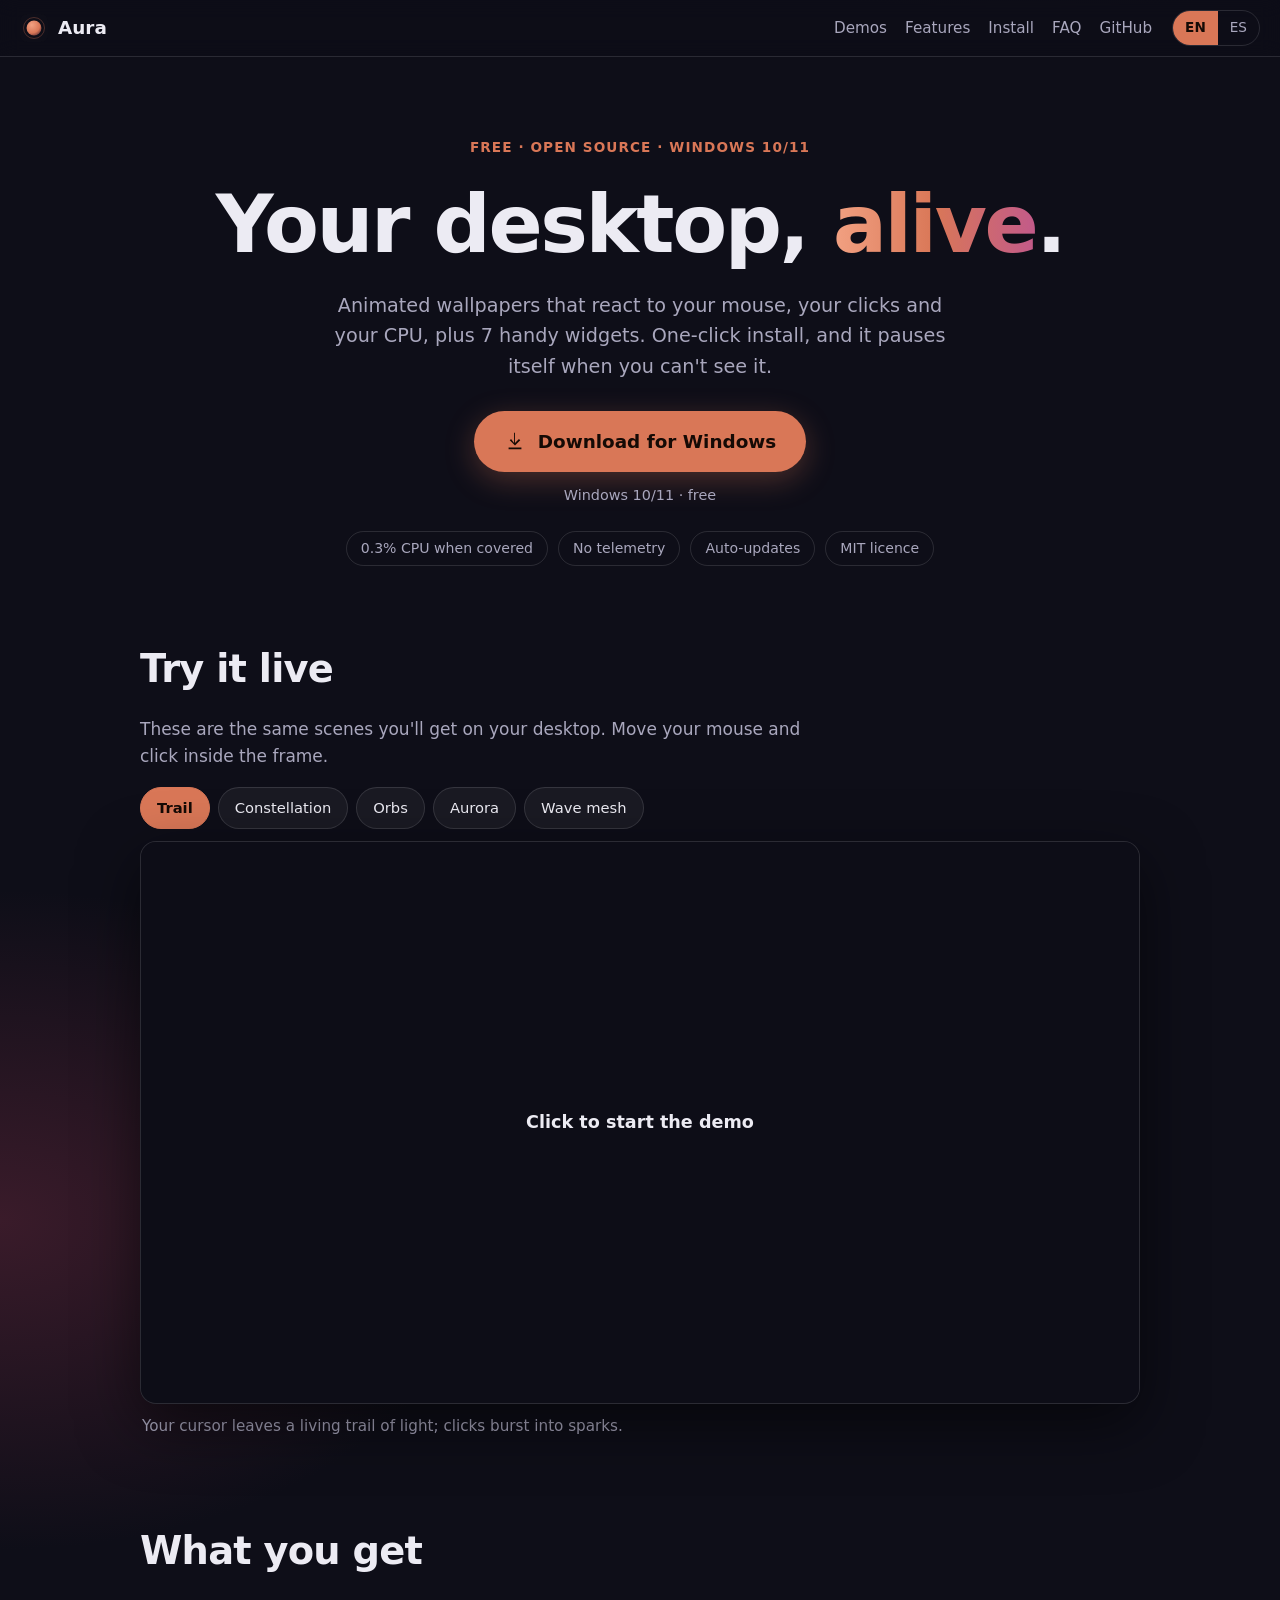
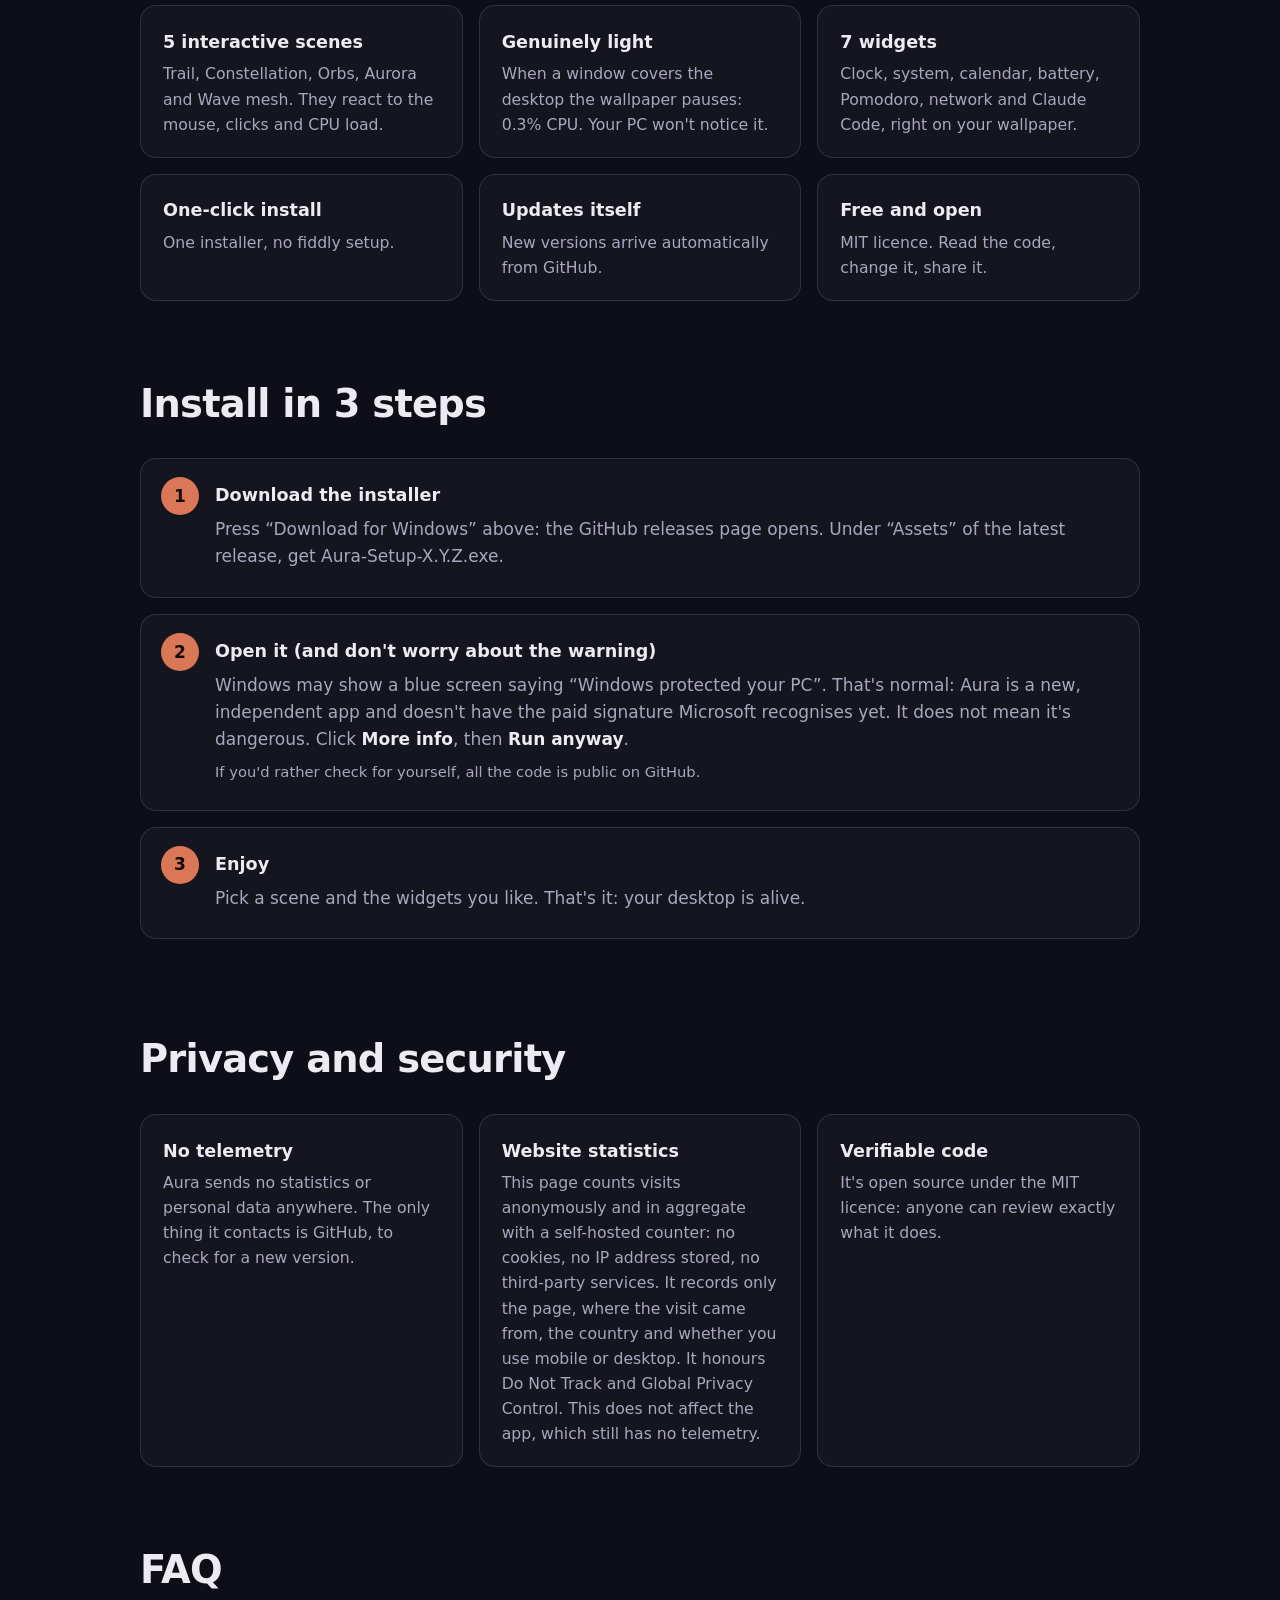
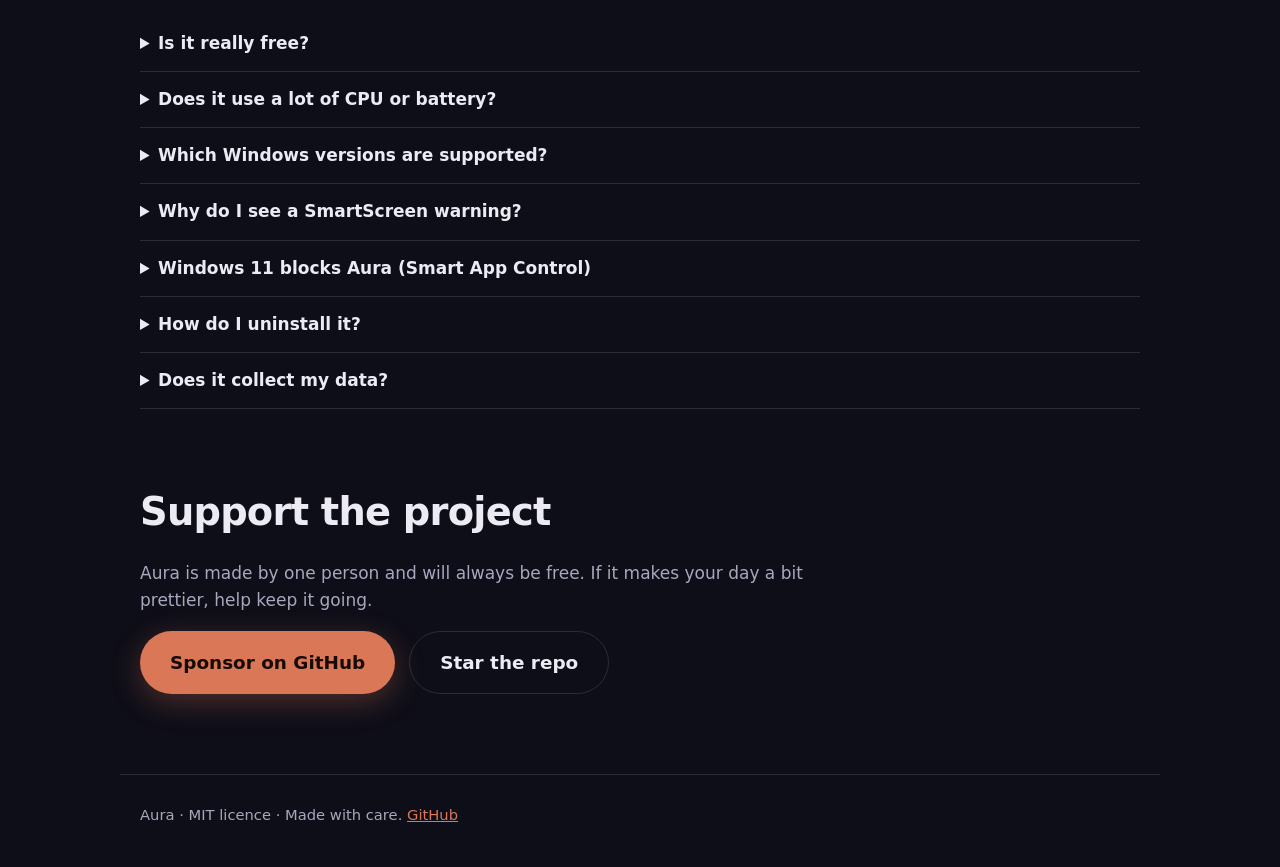
<file: site/index.html>
<!doctype html>
<html lang="en">
<head>
<meta charset="utf-8">
<meta name="viewport" content="width=device-width,initial-scale=1">
<title>Aura – Animated, interactive wallpapers for Windows</title>
<meta name="description" content="Free, open-source animated desktop wallpapers and 7 widgets for Windows 10/11. One-click installer, no telemetry, pauses when a window covers the desktop (0.3% CPU).">
<meta name="theme-color" content="#0e0e18">
<link rel="canonical" href="https://aura.balmacefa.com/">
<link rel="icon" href="assets/favicon.svg" type="image/svg+xml">
<meta property="og:type" content="website">
<meta property="og:title" content="Aura – Animated, interactive wallpapers for Windows">
<meta property="og:description" content="Free and open source. 5 interactive scenes + 7 widgets. No telemetry.">
<meta property="og:url" content="https://aura.balmacefa.com/">
<meta property="og:image" content="https://aura.balmacefa.com/assets/social-preview.png">
<meta name="twitter:card" content="summary_large_image">
<meta name="twitter:title" content="Aura – Animated, interactive wallpapers for Windows">
<meta name="twitter:description" content="Free and open source. 5 interactive scenes + 7 widgets. No telemetry.">
<meta name="twitter:image" content="https://aura.balmacefa.com/assets/social-preview.png">
<link rel="stylesheet" href="css/style.css">
<script type="application/ld+json">
{"@context":"https://schema.org","@type":"SoftwareApplication","name":"Aura","applicationCategory":"MultimediaApplication","operatingSystem":"Windows 10, Windows 11","description":"Free, open-source animated and interactive desktop wallpapers plus 7 widgets for Windows.","url":"https://aura.balmacefa.com/","downloadUrl":"https://github.com/balmacefa/aura-desktop/releases/latest","license":"https://opensource.org/licenses/MIT","isAccessibleForFree":true,"offers":{"@type":"Offer","price":"0","priceCurrency":"USD"},"author":{"@type":"Person","name":"balmacefa","url":"https://github.com/balmacefa"}}
</script>
</head>
<body>
<a class="skip" href="#main" data-es="Saltar al contenido">Skip to content</a>
<header class="top">
  <a class="brand" href="#top" aria-label="Aura"><img src="assets/favicon.svg" alt="" width="28" height="28"><span>Aura</span></a>
  <nav aria-label="Main">
    <a href="#demos" data-es="Demos">Demos</a>
    <a href="#features" data-es="Características">Features</a>
    <a href="#install" data-es="Instalar">Install</a>
    <a href="#faq">FAQ</a>
    <a href="https://github.com/balmacefa/aura-desktop" rel="noopener">GitHub</a>
  </nav>
  <div class="lang" role="group" aria-label="Language">
    <button type="button" data-lang="en" aria-pressed="true">EN</button>
    <button type="button" data-lang="es" aria-pressed="false">ES</button>
  </div>
</header>

<main id="main">
<section class="hero" id="top">
  <p class="eyebrow" data-es="Gratis · Código abierto · Windows 10/11">Free · Open source · Windows 10/11</p>
  <h1 data-es="Tu escritorio, <em>vivo</em>.">Your desktop, <em>alive</em>.</h1>
  <p class="lead" data-es="Fondos animados que reaccionan a tu ratón, a tus clics y a tu procesador, más 7 widgets útiles. Se instala con un clic y se pausa solo cuando no lo ves.">Animated wallpapers that react to your mouse, your clicks and your CPU, plus 7 handy widgets. One-click install, and it pauses itself when you can't see it.</p>
  <div class="cta">
    <a class="btn" id="dl" href="https://github.com/balmacefa/aura-desktop/releases" rel="noopener">
      <svg width="22" height="22" viewBox="0 0 24 24" aria-hidden="true"><path fill="currentColor" d="M12 3v11.2l4.3-4.3 1.4 1.4L12 17 6.3 11.3l1.4-1.4L11 14.2V3zM5 19h14v2H5z"/></svg>
      <span id="dl-text" data-es="Descargar para Windows">Download for Windows</span>
    </a>
    <p class="meta" id="dl-meta" aria-live="polite"></p>
  </div>
  <ul class="chips">
    <li data-es="0,3 % de CPU con una ventana encima">0.3% CPU when covered</li>
    <li data-es="Sin telemetría">No telemetry</li>
    <li data-es="Se actualiza solo">Auto-updates</li>
    <li data-es="Licencia MIT">MIT licence</li>
  </ul>
</section>

<section id="demos">
  <h2 data-es="Pruébalo ahora, en vivo">Try it live</h2>
  <p class="sub" data-es="Son las mismas escenas que verás en tu escritorio. Mueve el ratón y haz clic dentro del recuadro.">These are the same scenes you'll get on your desktop. Move your mouse and click inside the frame.</p>
  <div class="demo">
    <div class="tabs" role="tablist" aria-label="Scenes" id="tabs"></div>
    <div class="stage" id="stage">
      <iframe id="frame" title="Aura scene" loading="lazy" tabindex="-1"></iframe>
      <button type="button" class="play" id="play" data-es="Pulsa para activar la demo">Click to start the demo</button>
    </div>
    <p class="scene-desc" id="scene-desc" aria-live="polite"></p>
  </div>
</section>

<section id="features">
  <h2 data-es="Qué incluye">What you get</h2>
  <div class="grid">
    <article><h3 data-es="5 escenas interactivas">5 interactive scenes</h3><p data-es="Estela, Constelación, Orbes, Aurora boreal y Malla de olas. Reaccionan al ratón, a los clics y a la carga de la CPU.">Trail, Constellation, Orbs, Aurora and Wave mesh. They react to the mouse, clicks and CPU load.</p></article>
    <article><h3 data-es="Ligero de verdad">Genuinely light</h3><p data-es="Cuando una ventana tapa el escritorio, el fondo se pausa: 0,3 % de CPU. Tu equipo no lo nota.">When a window covers the desktop the wallpaper pauses: 0.3% CPU. Your PC won't notice it.</p></article>
    <article><h3 data-es="7 widgets">7 widgets</h3><p data-es="Reloj, sistema, calendario, batería, Pomodoro, red y Claude Code, directamente sobre tu fondo.">Clock, system, calendar, battery, Pomodoro, network and Claude Code, right on your wallpaper.</p></article>
    <article><h3 data-es="Instalación de un clic">One-click install</h3><p data-es="Un instalador, sin configuraciones raras ni permisos de administrador complicados.">One installer, no fiddly setup.</p></article>
    <article><h3 data-es="Se actualiza solo">Updates itself</h3><p data-es="Las novedades llegan automáticamente desde GitHub.">New versions arrive automatically from GitHub.</p></article>
    <article><h3 data-es="Abierto y gratis">Free and open</h3><p data-es="Licencia MIT. Puedes leer el código, modificarlo y compartirlo.">MIT licence. Read the code, change it, share it.</p></article>
  </div>
</section>

<section id="install">
  <h2 data-es="Instalar en 3 pasos">Install in 3 steps</h2>
  <ol class="steps">
    <li><h3 data-es="Descarga el instalador">Download the installer</h3><p data-es="Pulsa «Descargar para Windows» arriba: se abre la página de versiones en GitHub. En «Assets» de la última versión, baja Aura-Setup-X.Y.Z.exe.">Press “Download for Windows” above: the GitHub releases page opens. Under “Assets” of the latest release, get Aura-Setup-X.Y.Z.exe.</p></li>
    <li><h3 data-es="Ábrelo (y no te asustes con el aviso)">Open it (and don't worry about the warning)</h3>
      <p data-es="Windows puede mostrar una pantalla azul que dice «Windows protegió su PC». Es normal: Aura es un programa nuevo e independiente y aún no tiene la firma de pago que Microsoft reconoce. No significa que sea peligroso. Haz clic en <strong>Más información</strong> y después en <strong>Ejecutar de todas formas</strong>.">Windows may show a blue screen saying “Windows protected your PC”. That's normal: Aura is a new, independent app and doesn't have the paid signature Microsoft recognises yet. It does not mean it's dangerous. Click <strong>More info</strong>, then <strong>Run anyway</strong>.</p>
      <p class="note" data-es="Si prefieres comprobarlo tú mismo, todo el código está público en GitHub.">If you'd rather check for yourself, all the code is public on GitHub.</p></li>
    <li><h3 data-es="Disfruta">Enjoy</h3><p data-es="Elige una escena y los widgets que quieras. Listo: tu escritorio ya está vivo.">Pick a scene and the widgets you like. That's it: your desktop is alive.</p></li>
  </ol>
</section>

<section id="privacy">
  <h2 data-es="Privacidad y seguridad">Privacy and security</h2>
  <div class="grid two">
    <article><h3 data-es="Sin telemetría">No telemetry</h3><p data-es="Aura no envía estadísticas ni datos tuyos a ningún sitio. Lo único que consulta es GitHub, para saber si hay una versión nueva.">Aura sends no statistics or personal data anywhere. The only thing it contacts is GitHub, to check for a new version.</p></article>
    <article><h3 data-es="Estadísticas de esta web">Website statistics</h3><p data-es="Esta página cuenta visitas de forma anónima y agregada, con un contador propio: sin cookies, sin guardar tu IP, sin servicios de terceros. Registra solo la página, la fuente de la visita, el país y si usas móvil u ordenador. Respeta «No rastrear» y Global Privacy Control. No afecta a la aplicación, que sigue sin telemetría.">This page counts visits anonymously and in aggregate with a self-hosted counter: no cookies, no IP address stored, no third-party services. It records only the page, where the visit came from, the country and whether you use mobile or desktop. It honours Do Not Track and Global Privacy Control. This does not affect the app, which still has no telemetry.</p></article>
    <article><h3 data-es="Código verificable">Verifiable code</h3><p data-es="Es de código abierto bajo licencia MIT: cualquiera puede revisar exactamente qué hace.">It's open source under the MIT licence: anyone can review exactly what it does.</p></article>
  </div>
</section>

<section id="faq">
  <h2>FAQ</h2>
  <details><summary data-es="¿Es gratis de verdad?">Is it really free?</summary><p data-es="Sí. Sin anuncios, sin versión de pago y sin cuenta. Si te gusta, puedes apoyar el proyecto (abajo).">Yes. No ads, no paid tier, no account. If you like it you can support the project (below).</p></details>
  <details><summary data-es="¿Gasta mucha batería o CPU?">Does it use a lot of CPU or battery?</summary><p data-es="No. Cuando una ventana cubre el escritorio, el fondo se pausa y consume alrededor de un 0,3 % de CPU.">No. When a window covers the desktop the wallpaper pauses and uses about 0.3% CPU.</p></details>
  <details><summary data-es="¿Qué versiones de Windows admite?">Which Windows versions are supported?</summary><p data-es="Windows 10 y Windows 11.">Windows 10 and Windows 11.</p></details>
  <details><summary data-es="¿Por qué me sale el aviso de SmartScreen?">Why do I see a SmartScreen warning?</summary><p data-es="Porque el instalador no está firmado con un certificado de pago y Windows desconfía de lo poco conocido. Haz clic en «Más información» y luego en «Ejecutar de todas formas».">Because the installer isn't signed with a paid certificate and Windows is wary of little-known apps. Click “More info”, then “Run anyway”.</p></details>
  <details id="smart-app-control"><summary data-es="Windows 11 bloquea Aura (Smart App Control)">Windows 11 blocks Aura (Smart App Control)</summary><p data-es="Si tu Windows 11 tiene activado Smart App Control, bloquea cualquier programa sin firma digital y, a diferencia de SmartScreen, no ofrece «Ejecutar de todas formas». Aura aún no está firmada, así que puede bloquearla. Tienes dos opciones: esperar a que firmemos el instalador (está pendiente) o desactivar Smart App Control en Seguridad de Windows › Control de aplicaciones y del navegador. Ojo: una vez desactivado, Windows no permite volver a activarlo sin reinstalarse. Si no quieres desactivarlo, no instales Aura todavía. Puedes comprobar la descarga con el archivo SHA256SUMS.txt de cada versión.">If Smart App Control is on in your Windows 11, it blocks any program without a digital signature and, unlike SmartScreen, offers no “Run anyway”. Aura is not signed yet, so it may be blocked. You have two options: wait until we sign the installer (it is pending) or turn Smart App Control off in Windows Security › App &amp; browser control. Note: once turned off, Windows won't let you turn it back on without reinstalling. If you'd rather not turn it off, don't install Aura yet. You can verify the download with the SHA256SUMS.txt file of each release.</p></details>
  <details><summary data-es="¿Cómo lo desinstalo?">How do I uninstall it?</summary><p data-es="Desde Configuración de Windows, Aplicaciones, como cualquier otro programa.">From Windows Settings, Apps, like any other program.</p></details>
  <details><summary data-es="¿Recopila mis datos?">Does it collect my data?</summary><p data-es="La aplicación no: no hay telemetría de ningún tipo. Este sitio web solo cuenta visitas anónimas (ver «Estadísticas de esta web»).">The app doesn't: there is no telemetry of any kind. This website only counts anonymous visits (see “Website statistics”).</p></details>
</section>

<section id="support">
  <h2 data-es="Apoya el proyecto">Support the project</h2>
  <p class="sub" data-es="Aura es obra de una sola persona y siempre será gratis. Si te hace la vida un poco más bonita, ayúdame a mantenerlo.">Aura is made by one person and will always be free. If it makes your day a bit prettier, help keep it going.</p>
  <div class="cta row">
    <a class="btn" href="https://github.com/sponsors/balmacefa" rel="noopener" data-es="Patrocinar en GitHub">Sponsor on GitHub</a>
    <a class="btn ghost" href="https://github.com/balmacefa/aura-desktop" rel="noopener" data-es="Dar una estrella al repo">Star the repo</a>
  </div>
</section>
</main>

<footer>
  <p><span data-es="Aura · Licencia MIT · Hecho con cariño.">Aura · MIT licence · Made with care.</span> <a href="https://github.com/balmacefa/aura-desktop" rel="noopener">GitHub</a></p>
</footer>
<script src="js/main.js" defer></script>
</body>
</html>
</file>
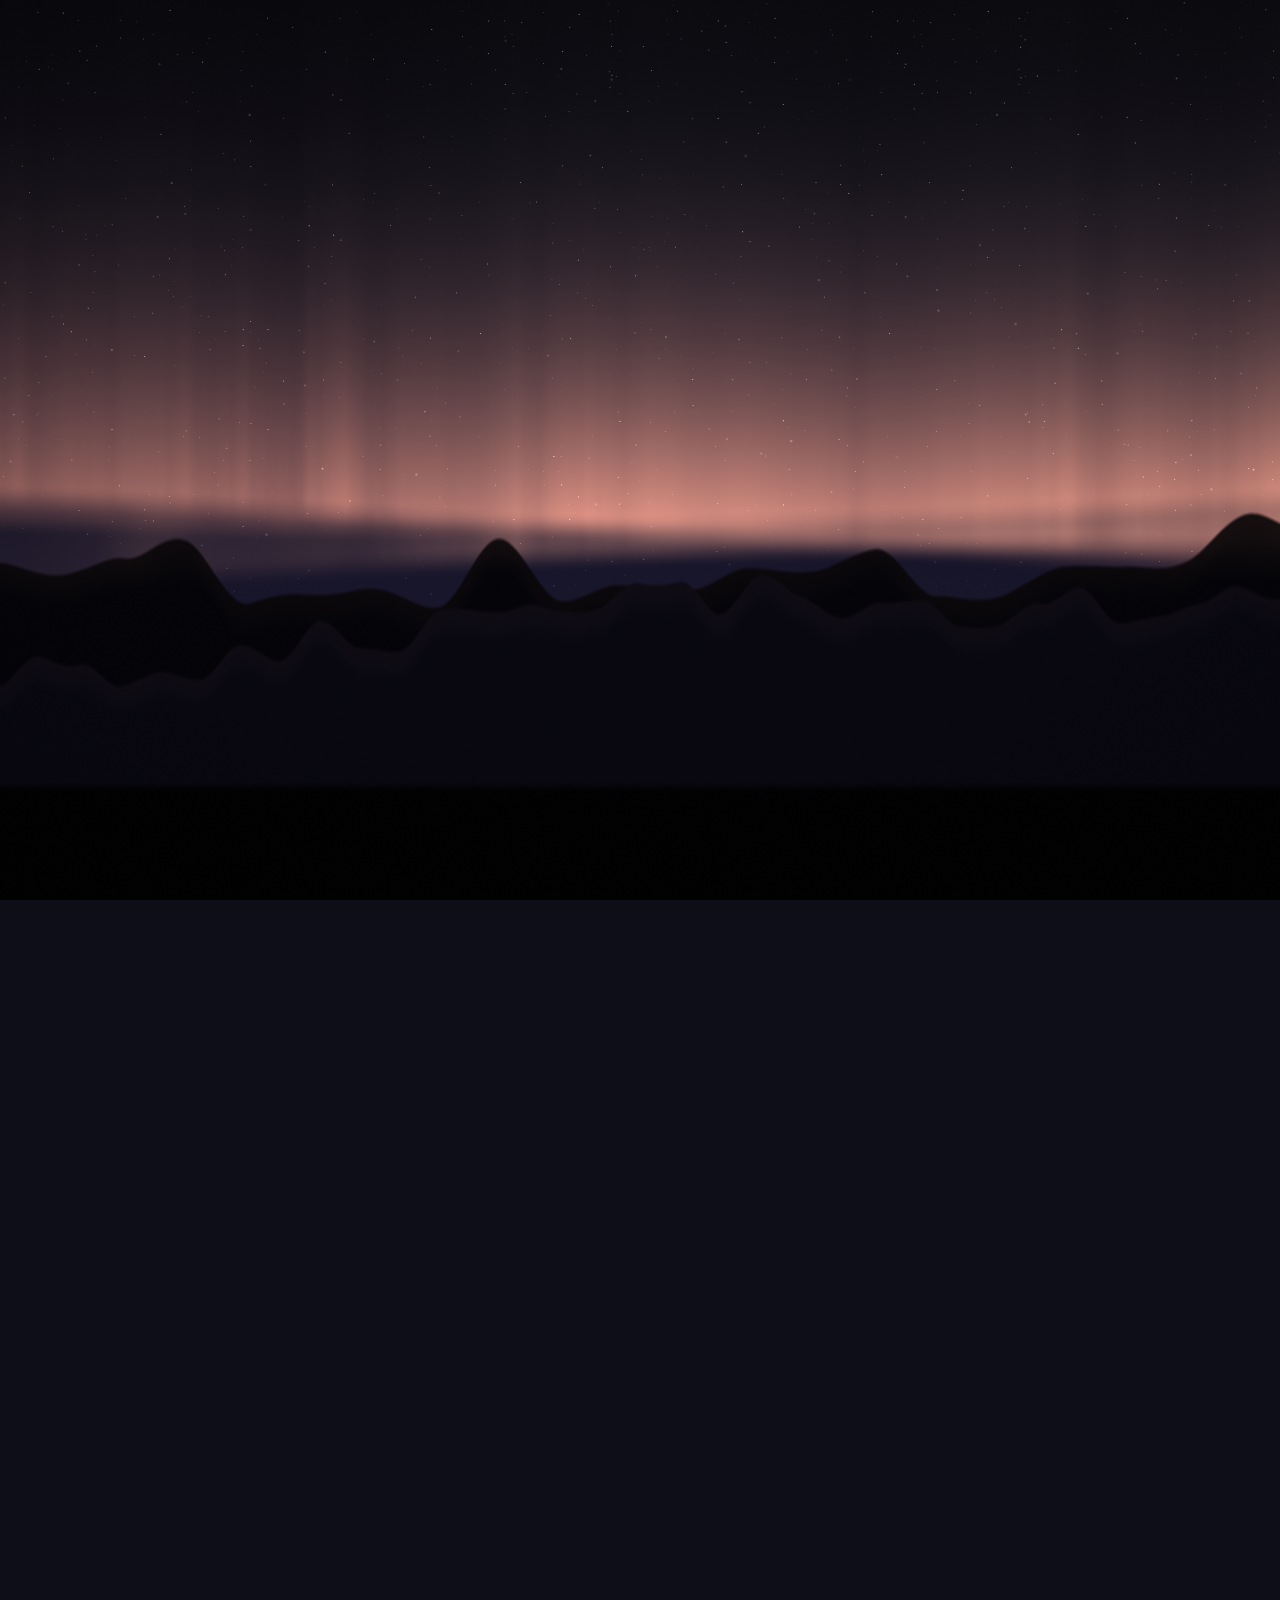
<file: site/demo/scenes/aurora.html>
<!doctype html><meta charset="utf-8"><title>Aura demo</title><meta name="viewport" content="width=device-width,initial-scale=1">
<!-- Aurora: cortinas de luz (fbm en shader) sobre cielo estrellado y montañas. El cursor da parallax e inclina la aurora; el clic lanza una ráfaga que recorre las cortinas; CPU = intensidad y velocidad; de noche más estrellas y más viva. -->
<script src="../lib/aura.js"></script>
<script>
const c = (document.body || document.documentElement).appendChild(document.createElement('canvas'));
const gl = c.getContext('webgl', { antialias: false, alpha: false, powerPreference: 'high-performance' });
const VS = 'attribute vec2 p;void main(){gl_Position=vec4(p,0.,1.);}';
const FS = `precision highp float;
uniform vec2 R;uniform float T,CPU,NIGHT,BT;uniform vec2 M;uniform vec3 C0,C1,C2,C3;uniform float BX;
float h21(vec2 p){p=fract(p*vec2(123.34,456.21));p+=dot(p,p+45.32);return fract(p.x*p.y);}
float n2(vec2 p){vec2 i=floor(p),f=fract(p);f=f*f*(3.-2.*f);
  return mix(mix(h21(i),h21(i+vec2(1,0)),f.x),mix(h21(i+vec2(0,1)),h21(i+vec2(1,1)),f.x),f.y);}
float fbm(vec2 p){float a=.5,s=0.;for(int i=0;i<4;i++){s+=a*n2(p);p=p*2.03+vec2(7.1,3.7);a*=.5;}return s;}
float ridge(float x,float seed){return fbm(vec2(x,seed))*.8+.2*n2(vec2(x*9.,seed));}
vec3 stars(vec2 uv,float asp,float dens){
  vec3 col=vec3(0.);
  for(int l=0;l<2;l++){
    float sc=l==0?60.:110.;
    vec2 g=uv*vec2(sc*asp,sc),id=floor(g),f=fract(g)-.5;
    float r=h21(id+float(l)*17.),r2=h21(id+31.7);
    if(r>dens*(l==0?.14:.3))continue;
    vec2 o=(vec2(r2,h21(id+9.1))-.5)*.6;
    float d=length(f-o);
    float tw=.55+.45*sin(T*(1.5+r2*4.)+r*60.);
    float s=smoothstep(.09+.05*r2,0.,d)*tw*(.5+r2);
    col+=s*mix(vec3(.8,.9,1.),vec3(1.,.9,.75),h21(id+3.3));
  }
  return col;
}
void main(){
  vec2 uv=gl_FragCoord.xy/R;float asp=R.x/R.y;
  vec2 m=(M-.5)*vec2(1.,-1.);               // cursor, y arriba
  float hor=.24;
  float inten=.55+.45*NIGHT;                // de día, tenue
  inten*=.8+.5*CPU;
  float sp=.35+CPU*.9;
  float tt=T*sp;
  // cielo
  vec3 top=mix(C0,vec3(0.),.55),low=mix(C0,C2,.65);
  vec3 sky=mix(low,top,smoothstep(hor,1.,uv.y));
  sky=mix(sky,sky*.45+C0*.2,NIGHT*.6);
  sky+=C1*.05*exp(-abs(uv.y-hor)*5.)*(.3+.7*NIGHT);
  float dens=.25+.75*NIGHT;
  vec2 suv=uv+m*vec2(.006,.004);
  col_stars:;
  vec3 col=sky+stars(suv,asp,dens)*smoothstep(hor-.02,hor+.25,uv.y)*(.25+.75*NIGHT);
  // aurora: 3 capas de cortinas
  vec3 au=vec3(0.);
  float up=max(uv.y-hor,0.);
  for(int i=0;i<3;i++){
    float fi=float(i),depth=.4+fi*.3;
    float x=uv.x*asp;
    x+=m.x*depth*.35;                                       // parallax
    x+=m.x*up*(1.6+fi*.4);                                  // inclinación hacia el cursor
    x+=m.y*.0;
    float wob=fbm(vec2(x*.9+fi*5.3,tt*.12+fi*2.1))*1.6;
    float yb=hor+.1+fi*.06+m.y*.05*depth+.05*sin(x*1.3+tt*.3+fi*2.);
    float w=x+wob;
    float rays=fbm(vec2(w*5.+fi*11.,tt*.25+fi))*.7+fbm(vec2(w*14.,tt*.5-fi*3.))*.5;
    float body=fbm(vec2(w*1.4+fi*3.7,tt*.1+fi*9.));
    float dy=uv.y-yb;
    float vert=smoothstep(-.015,.02,dy)*exp(-max(dy,0.)*(3.2+fi*.8))*(.5+rays);
    vert*=smoothstep(.25,.65,body+.15);
    vert*=smoothstep(hor,hor+.12,uv.y);
    // ráfaga del clic: banda que viaja por las cortinas
    float bx=BX*asp,d=abs(uv.x*asp-bx)-BT*1.5*(1.+fi*.15);
    float burst=exp(-d*d*10.)*exp(-BT*.8)*step(0.,BT);
    vert*=1.+burst*3.5;
    vec3 lc=mix(C1,mix(C3,C2,.4),smoothstep(0.,.55,dy));      // base acento, cima secundaria
    lc=mix(lc,vec3(.35,1.,.7)*.6+C1*.4,.18*(1.-fi*.3));
    lc=mix(lc,vec3(1.),burst*.35);
    au+=lc*vert*(.55-fi*.1);
  }
  col+=au*inten*1.5;
  // reflejo tenue en el horizonte
  col+=au.rgb*0.0;
  // montañas (dos capas con parallax)
  for(int k=0;k<2;k++){
    float fk=float(k);
    float px=uv.x*asp+m.x*(.03+fk*.05);
    float hh=hor-.02+ridge(px*(1.6+fk*.9)+fk*13.,fk*3.+1.)*(.4-fk*.12)-.05*fk;
    float edge=smoothstep(hh+.003,hh-.003,uv.y);
    vec3 mc=mix(C0*.25,C2*.35,fk*.6+.2);
    mc+=au*.06*(1.-fk);                                      // luz de aurora sobre las crestas
    mc+=C1*.03*smoothstep(hh-.04,hh,uv.y);
    col=mix(col,mc,edge);
  }
  // suelo
  col=mix(col,C0*.12+au*.03,smoothstep(hor*.55,hor*.5,uv.y));
  col*=1.-.35*dot(uv-.5,uv-.5);
  col+=(h21(gl_FragCoord.xy+T)-.5)/255.;                    // dither
  gl_FragColor=vec4(col,1.);
}`.replace('col_stars:;', '');
const sh = (t, s) => { const o = gl.createShader(t); gl.shaderSource(o, s); gl.compileShader(o); if (!gl.getShaderParameter(o, gl.COMPILE_STATUS)) console.error(gl.getShaderInfoLog(o)); return o; };
const pr = gl.createProgram(); gl.attachShader(pr, sh(gl.VERTEX_SHADER, VS)); gl.attachShader(pr, sh(gl.FRAGMENT_SHADER, FS)); gl.linkProgram(pr); gl.useProgram(pr);
gl.bindBuffer(gl.ARRAY_BUFFER, gl.createBuffer()); gl.bufferData(gl.ARRAY_BUFFER, new Float32Array([-1, -1, 3, -1, -1, 3]), gl.STATIC_DRAW);
const loc = gl.getAttribLocation(pr, 'p'); gl.enableVertexAttribArray(loc); gl.vertexAttribPointer(loc, 2, gl.FLOAT, false, 0, 0);
const U = n => gl.getUniformLocation(pr, n);
const u = { R: U('R'), T: U('T'), CPU: U('CPU'), NIGHT: U('NIGHT'), BT: U('BT'), M: U('M'), BX: U('BX'), C0: U('C0'), C1: U('C1'), C2: U('C2'), C3: U('C3') };
[0, 1, 2, 3].forEach(i => gl.uniform3fv(u['C' + i], Aura.rgb(i).map(v => v / 255)));
let scale = 1, ft = 0, nf = 0, bt = -1, bx = .5, W = 0, H = 0;
Aura.onFrame((dt, s) => {
  // resolución adaptativa: si baja de ~50 fps, reduce; si sobra, sube
  ft += dt; nf++;
  if (ft > 1) { const fps = nf / ft; ft = 0; nf = 0; if (fps < 50 && scale > .35) scale -= .15; else if (fps > 58 && scale < 1) scale = Math.min(1, scale + .05); }
  const w = Math.max(2, Math.round(s.w * scale)), h = Math.max(2, Math.round(s.h * scale));
  if (w !== W || h !== H) { c.width = W = w; c.height = H = h; gl.viewport(0, 0, w, h); }
  if (s.clicked) { bt = 0; bx = s.x; } else if (bt >= 0) { bt += dt * (.6 + s.cpu); if (bt > 4) bt = -1; }
  gl.uniform2f(u.R, w, h); gl.uniform1f(u.T, s.t); gl.uniform1f(u.CPU, s.cpu); gl.uniform1f(u.NIGHT, s.night);
  gl.uniform1f(u.BT, bt); gl.uniform1f(u.BX, bx); gl.uniform2f(u.M, s.sx, s.sy);
  gl.drawArrays(gl.TRIANGLES, 0, 3);
});
</script>
</file>
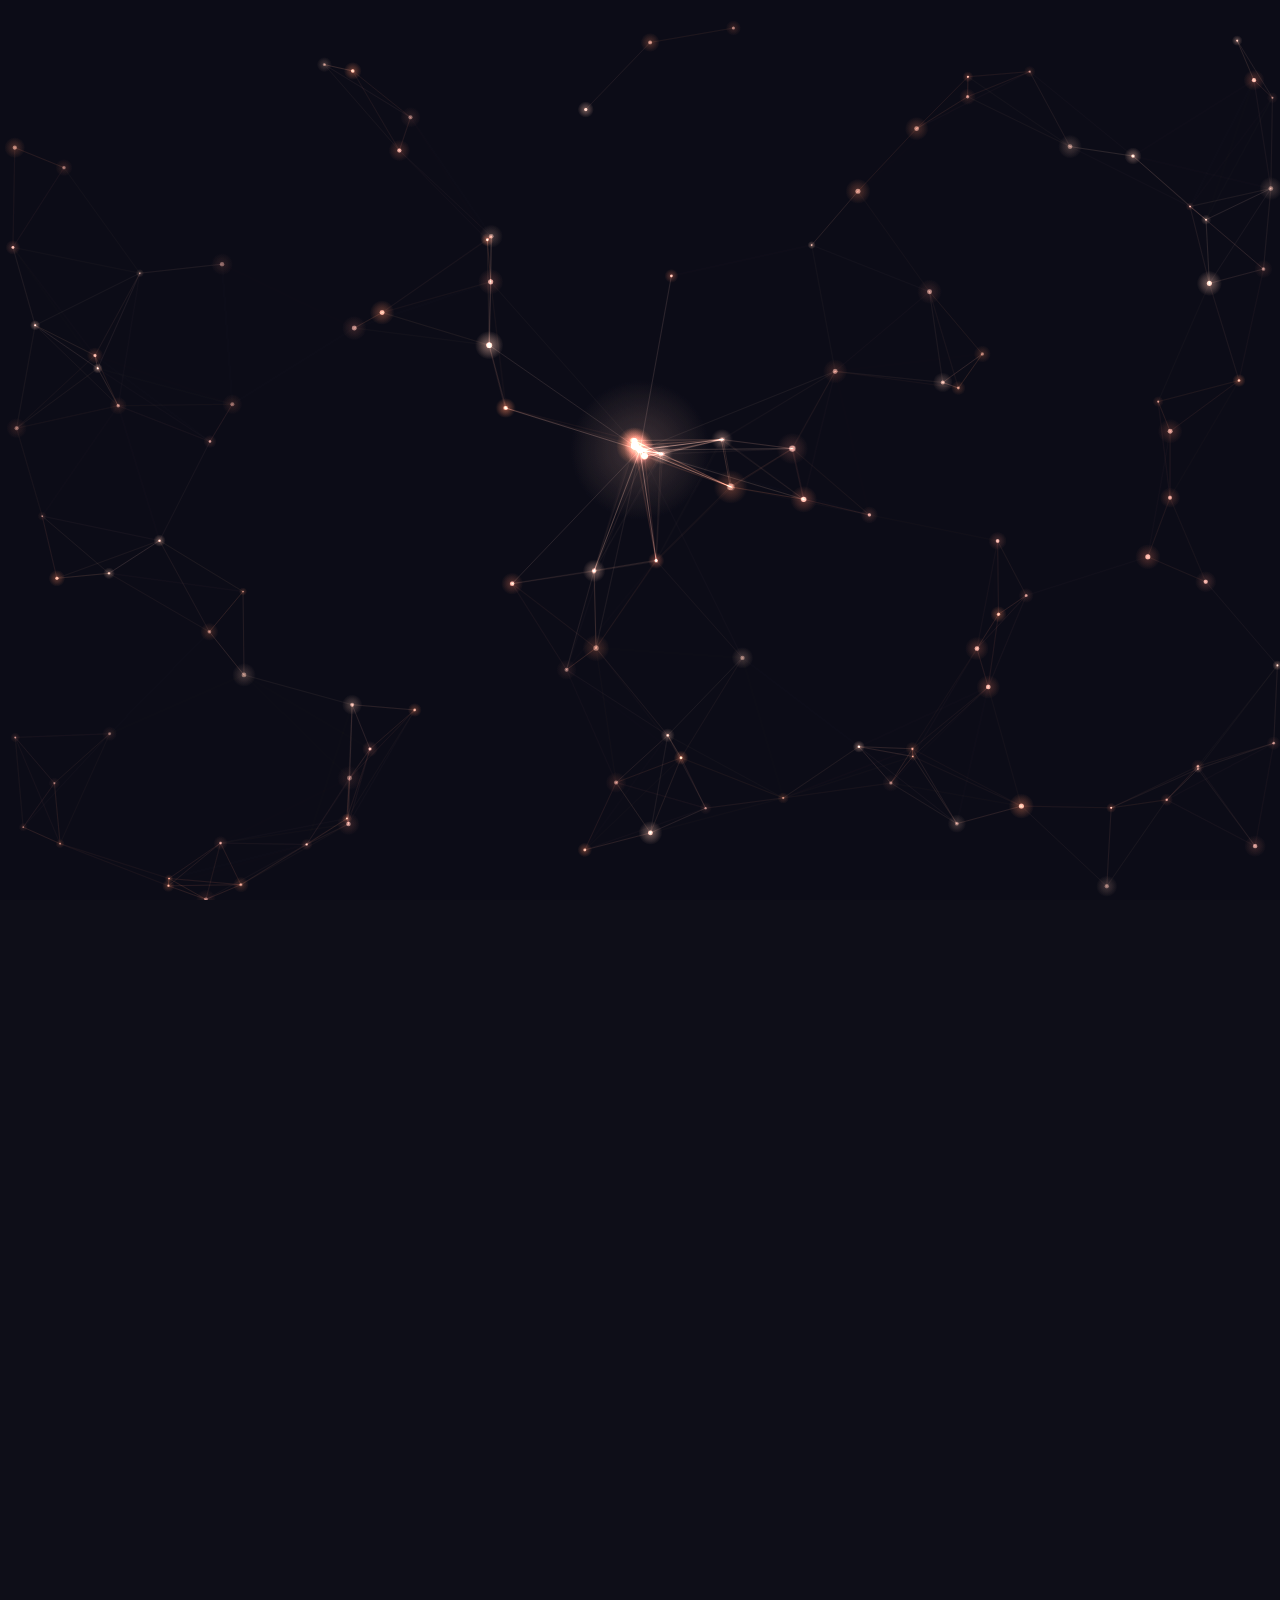
<file: site/demo/scenes/constelacion.html>
<!doctype html><meta charset="utf-8"><title>Aura demo</title><meta name="viewport" content="width=device-width,initial-scale=1">
<!-- Constelación: ~120 nodos derivan y se unen con líneas finas si están cerca; el cursor los atrae y teje un halo de enlaces; el clic lanza una onda de choque; la CPU acelera la deriva; de noche brillan más. -->
<script src="../lib/aura.js"></script>
<script>
const c = Aura.canvas(), g = c.getContext('2d'), N = 120, bg = Aura.rgb(0), A = Aura.rgb(1);
const cols = [A, Aura.mix(A, [255, 255, 255], .45), Aura.mix(Aura.rgb(2), A, .55), Aura.mix(Aura.rgb(3), A, .6)];
const nodes = [], waves = [];
for (let i = 0; i < N; i++) nodes.push({ x: Math.random(), y: Math.random(), vx: (Math.random() - .5) * .02, vy: (Math.random() - .5) * .02,
  r: .8 + Math.random() * 1.8, col: cols[i % 4], ph: Math.random() * 6.283 });
Aura.onFrame((dt, s) => {
  const W = c.width, H = c.height, D = s.dpr, speed = 1 + s.cpu * 3, glow = .6 + .6 * s.night;
  const mx = s.sx * W, my = s.sy * H, link = 150 * D, curR = 240 * D;
  g.globalCompositeOperation = 'source-over';
  g.fillStyle = Aura.css(Aura.mix(bg, [0, 0, 0], .2 * s.night), .35); g.fillRect(0, 0, W, H);
  if (s.clicked) waves.push({ x: mx, y: my, t: 0 });
  for (let i = waves.length - 1; i >= 0; i--) { waves[i].t += dt; if (waves[i].t > 1.4) waves.splice(i, 1); }
  const P = nodes.map(n => {
    n.vx += (Math.random() - .5) * .01 * speed * dt; n.vy += (Math.random() - .5) * .01 * speed * dt;
    let x = n.x * W, y = n.y * H, dx = mx - x, dy = my - y, d = Math.hypot(dx, dy) + 1e-3;
    if (d < curR) { const k = (1 - d / curR); const f = (d > 60 * D ? 1 : d / (60 * D)) * k * .5 * dt / W; n.vx += dx * f * W / d * .4; n.vy += dy * f * H / d * .4; }
    for (const w of waves) { const wx = x - w.x, wy = y - w.y, wd = Math.hypot(wx, wy) + 1e-3, rad = w.t * 900 * D, band = 90 * D;
      const e = Math.abs(wd - rad); if (e < band) { const f = (1 - e / band) * (1 - w.t / 1.4) * 1.6 * dt; n.vx += wx / wd * f * W / W * .9; n.vy += wy / wd * f * H / H * .9; } }
    n.vx *= 1 - .6 * dt; n.vy *= 1 - .6 * dt;
    const sp = Math.hypot(n.vx, n.vy), base = .012 * speed; if (sp < base * .5) { n.vx += (Math.random() - .5) * .004; n.vy += (Math.random() - .5) * .004; }
    n.x += n.vx * speed * dt * (W > H ? H / W : 1) * 1; n.y += n.vy * speed * dt;
    if (n.x < -.02) n.x = 1.02; else if (n.x > 1.02) n.x = -.02; if (n.y < -.02) n.y = 1.02; else if (n.y > 1.02) n.y = -.02;
    return { x: n.x * W, y: n.y * H, n, d: Math.hypot(n.x * W - mx, n.y * H - my) };
  });
  g.globalCompositeOperation = 'lighter'; g.lineCap = 'round';
  g.lineWidth = Math.max(1, .8 * D);
  for (let i = 0; i < N; i++) for (let j = i + 1; j < N; j++) {
    const a = P[i], b = P[j], dx = a.x - b.x; if (dx > link || dx < -link) continue;
    const dy = a.y - b.y, d2 = dx * dx + dy * dy; if (d2 > link * link) continue;
    const k = 1 - Math.sqrt(d2) / link, near = Math.max(0, 1 - Math.min(a.d, b.d) / curR);
    g.strokeStyle = Aura.css(Aura.mix(a.n.col, b.n.col, .5), (.22 * k + .35 * near * k) * glow);
    g.beginPath(); g.moveTo(a.x, a.y); g.lineTo(b.x, b.y); g.stroke();
  }
  // halo de enlaces del cursor
  g.lineWidth = Math.max(1, .9 * D);
  for (const p of P) if (p.d < curR) { const k = 1 - p.d / curR;
    g.strokeStyle = Aura.css(cols[1], .5 * k * glow); g.beginPath(); g.moveTo(mx, my); g.lineTo(p.x, p.y); g.stroke(); }
  const hg = g.createRadialGradient(mx, my, 0, mx, my, 70 * D); hg.addColorStop(0, Aura.css(cols[1], .22 * glow)); hg.addColorStop(1, Aura.css(cols[1], 0));
  g.fillStyle = hg; g.beginPath(); g.arc(mx, my, 70 * D, 0, 6.283); g.fill();
  for (const w of waves) { const k = 1 - w.t / 1.4; g.strokeStyle = Aura.css(cols[1], .35 * k * glow); g.lineWidth = 1.5 * D;
    g.beginPath(); g.arc(w.x, w.y, w.t * 900 * D, 0, 6.283); g.stroke(); }
  for (const p of P) { const n = p.n, near = Math.max(0, 1 - p.d / curR), tw = .75 + .25 * Math.sin(s.t * 1.6 + n.ph), r = (n.r + near * 1.5) * D;
    const gr = g.createRadialGradient(p.x, p.y, 0, p.x, p.y, r * 5); gr.addColorStop(0, Aura.css(n.col, (.45 + .4 * near) * tw * glow)); gr.addColorStop(1, Aura.css(n.col, 0));
    g.fillStyle = gr; g.beginPath(); g.arc(p.x, p.y, r * 5, 0, 6.283); g.fill();
    g.fillStyle = Aura.css(cols[1], (.7 + .3 * near) * tw * Math.min(1, glow)); g.beginPath(); g.arc(p.x, p.y, r, 0, 6.283); g.fill(); }
});
</script>
</file>
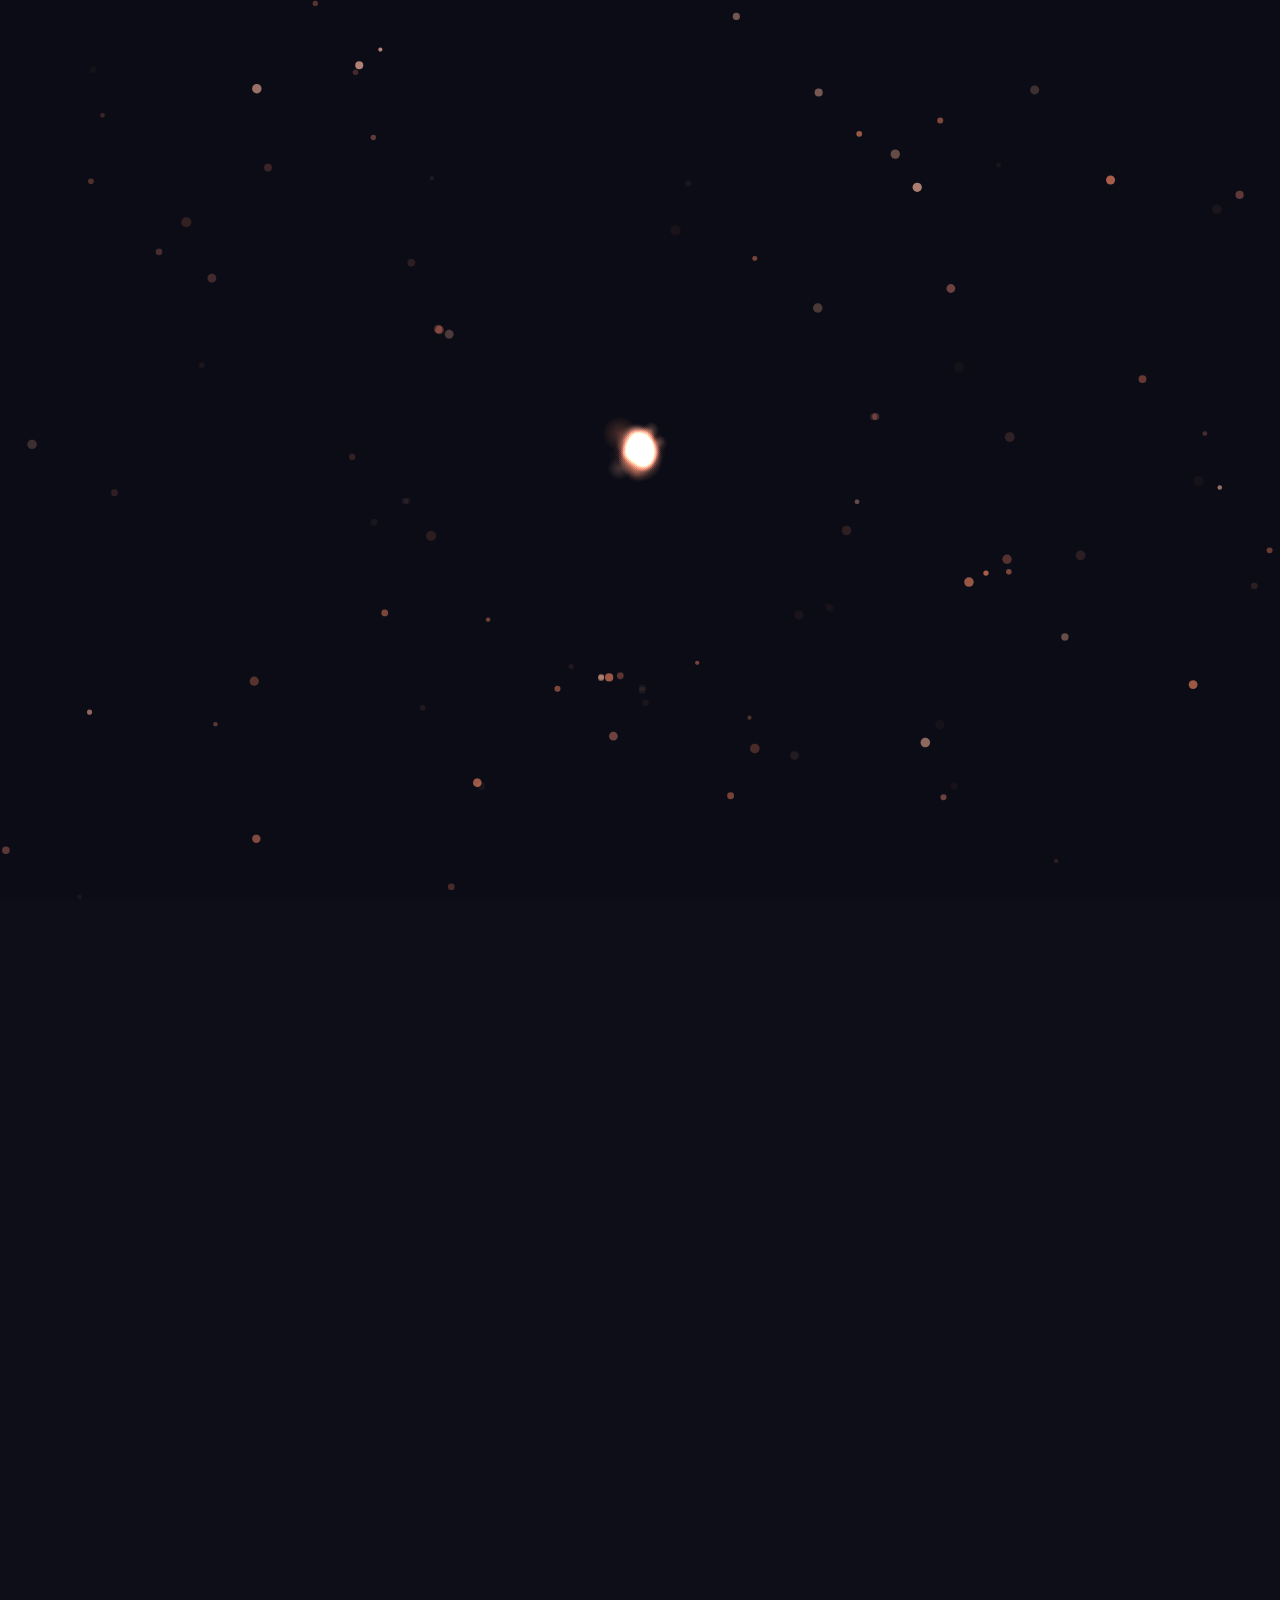
<file: site/demo/scenes/estela.html>
<!doctype html><meta charset="utf-8"><title>Aura demo</title><meta name="viewport" content="width=device-width,initial-scale=1">
<!-- Estela: el cursor deja una estela de luz viva; los clics lanzan una onda de chispas; en reposo flotan luciérnagas que se agitan con la CPU. -->
<script src="../lib/aura.js"></script>
<script>
const c = Aura.canvas(), g = c.getContext('2d'), P = [], bg = Aura.rgb(0), cols = [Aura.rgb(1), Aura.mix(Aura.rgb(1), [255, 255, 255], .35), Aura.mix(Aura.rgb(2), Aura.rgb(1), .6), Aura.mix(Aura.rgb(3), Aura.rgb(1), .7)];
const add = (x, y, vx, vy, life, size, col) => { if (P.length < 4000) P.push({ x, y, vx, vy, life, max: life, size, col }); };
for (let i = 0; i < 90; i++) add(Math.random() * c.width, Math.random() * c.height, 0, 0, 1e9, 2 + Math.random() * 3, cols[i % 4]);   // luciérnagas
let lx = null, ly = null;
Aura.onFrame((dt, s) => {
  const W = c.width, H = c.height, speed = 1 + s.cpu * 3, D = s.dpr;
  g.globalCompositeOperation = 'source-over';
  g.fillStyle = Aura.css(Aura.mix(bg, [0, 0, 0], .15 * s.night), .16 + .1 * (1 - s.night)); g.fillRect(0, 0, W, H);     // deja rastro
  const mx = s.sx * W, my = s.sy * H;
  if (lx !== null) {                                                                  // estela: partículas interpoladas entre posiciones
    const d = Math.hypot(mx - lx, my - ly), n = Math.min(40, 1 + d / (6 * D));
    for (let i = 0; i < n; i++) { const t = i / n, a = Math.random() * 6.283, v = (20 + Math.random() * 60) * D;
      add(lx + (mx - lx) * t, ly + (my - ly) * t, Math.cos(a) * v + s.vx * W * .05, Math.sin(a) * v + s.vy * H * .05, .7 + Math.random() * 1.1, (2 + Math.random() * 5) * D, cols[(Math.random() * 4) | 0]); }
  }
  lx = mx; ly = my;
  if (s.clicked) for (let i = 0; i < 140; i++) { const a = i / 140 * 6.283, v = (200 + Math.random() * 500) * D;           // onda de chispas
    add(mx, my, Math.cos(a) * v, Math.sin(a) * v, 1 + Math.random(), (2 + Math.random() * 4) * D, cols[(Math.random() * 4) | 0]); }
  if (s.down) for (let i = 0; i < 4; i++) add(mx, my, (Math.random() - .5) * 300 * D, (Math.random() - .5) * 300 * D, .6, 4 * D, cols[1]);
  g.globalCompositeOperation = 'lighter';
  for (let i = P.length - 1; i >= 0; i--) {
    const p = P[i];
    if (p.max > 1e8) {                                                                // luciérnaga: deriva, se aparta del cursor
      p.vx += (Math.random() - .5) * 40 * speed * D * dt; p.vy += (Math.random() - .5) * 40 * speed * D * dt;
      const dx = p.x - mx, dy = p.y - my, d2 = dx * dx + dy * dy, r = 220 * D; if (d2 < r * r) { const f = (1 - Math.sqrt(d2) / r) * 900 * D * dt / (Math.sqrt(d2) + 1); p.vx += dx * f; p.vy += dy * f; }
      p.vx *= .985; p.vy *= .985; p.x = (p.x + p.vx * dt + W) % W; p.y = (p.y + p.vy * dt + H) % H;
      const a = .35 + .3 * Math.sin(s.t * 2 + i); g.fillStyle = Aura.css(p.col, a * (.6 + .4 * s.night)); g.beginPath(); g.arc(p.x, p.y, p.size, 0, 6.283); g.fill(); continue;
    }
    p.life -= dt; if (p.life <= 0) { P.splice(i, 1); continue; }
    p.vx *= .96; p.vy *= .96; p.x += p.vx * dt; p.y += p.vy * dt;
    const k = p.life / p.max, r = p.size * (.3 + k);
    const gr = g.createRadialGradient(p.x, p.y, 0, p.x, p.y, r * 3); gr.addColorStop(0, Aura.css(p.col, .3 * k)); gr.addColorStop(1, Aura.css(p.col, 0));
    g.fillStyle = gr; g.beginPath(); g.arc(p.x, p.y, r * 3, 0, 6.283); g.fill();
  }
});
</script>
</file>
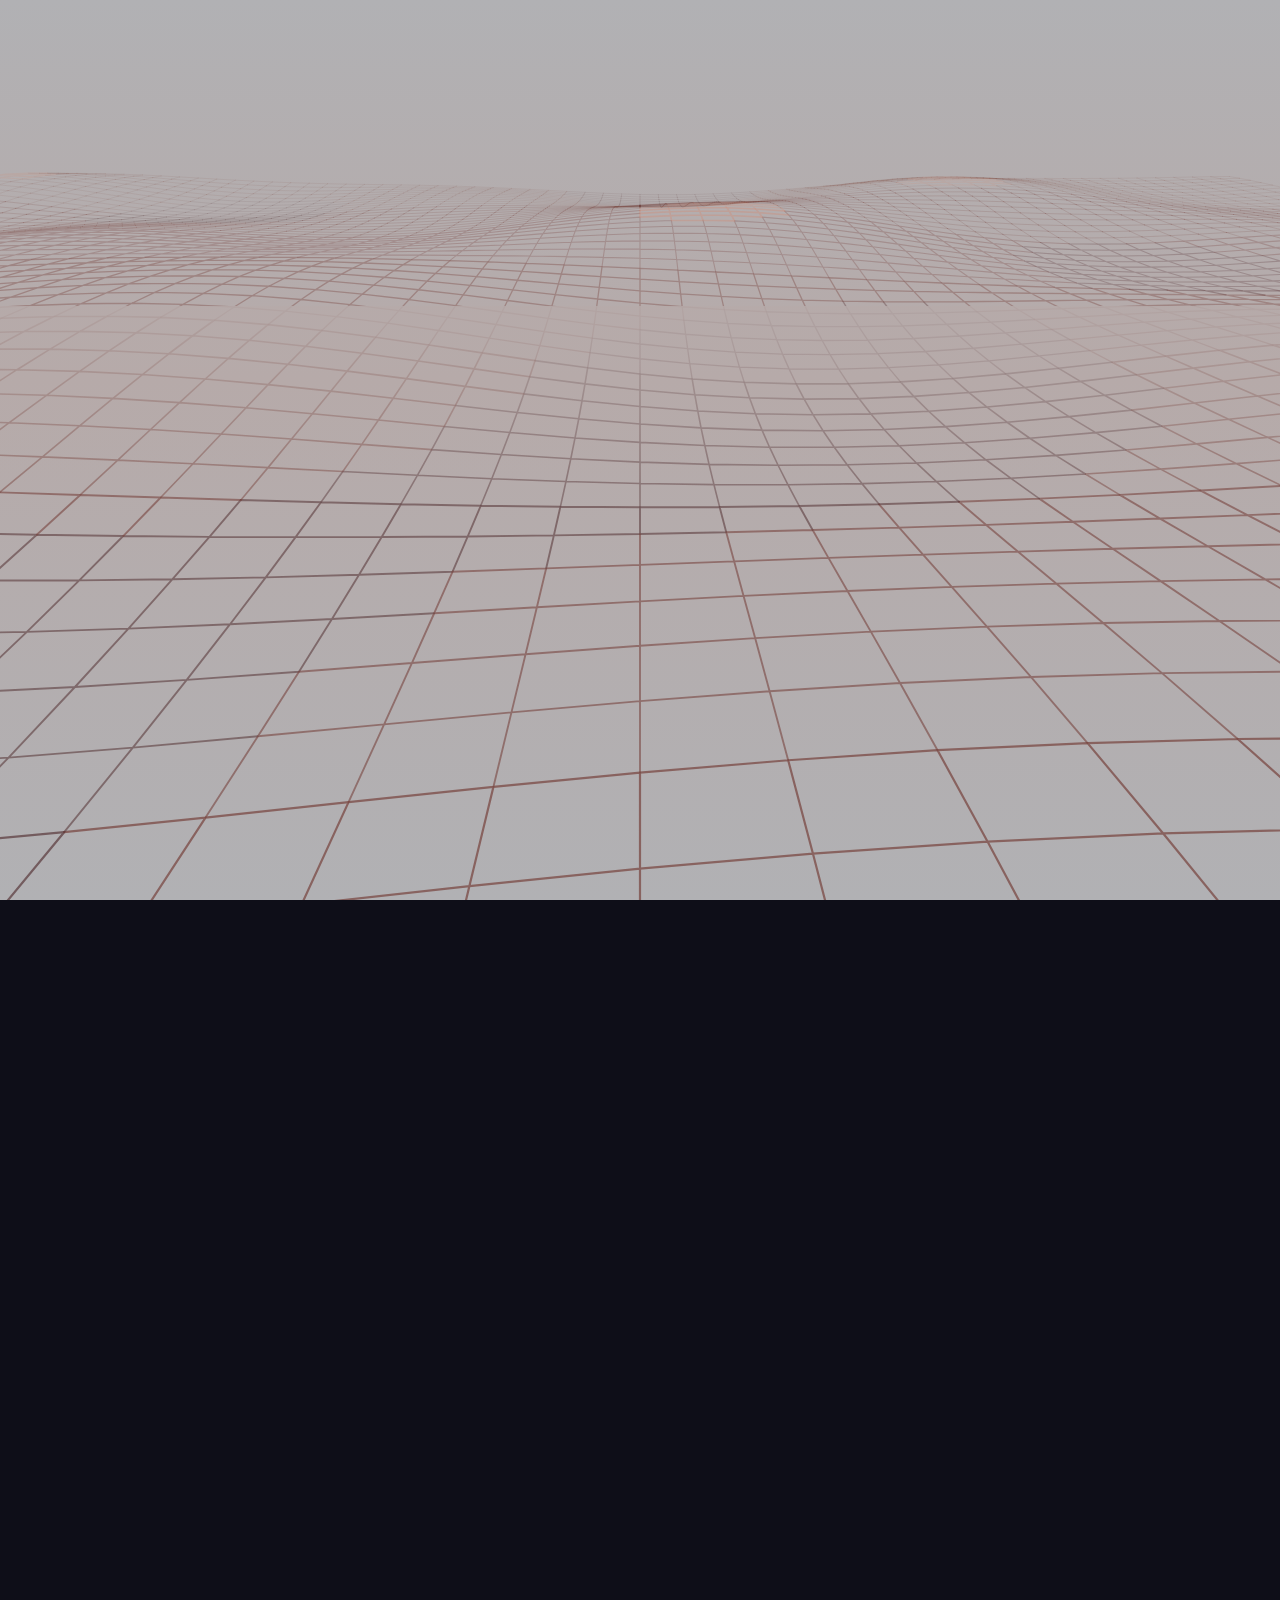
<file: site/demo/scenes/malla.html>
<!doctype html><meta charset="utf-8"><title>Aura demo</title><meta name="viewport" content="width=device-width,initial-scale=1">
<!-- Malla: océano de alambre en perspectiva; el cursor deja ondas como gotas, el clic lanza una ola grande, el cursor inclina la cámara, la CPU sube las olas. -->
<script src="../lib/aura.js"></script>
<script>
const c = Aura.canvas(), g = c.getContext('2d');
const NX = 64, NZ = 54, SX = 1.25, Z0 = 3, SZ = 1.1, HC = 5.5;      // columnas, filas, separación, z inicial, altura de cámara
const H = new Float32Array((NX + 1) * (NZ + 1)), PX = new Float32Array(H.length), PY = new Float32Array(H.length), PD = new Float32Array(H.length);
const R = [], B = 7;                                                // ondas activas, cubos de profundidad
const bg = Aura.rgb(0), c1 = Aura.rgb(1), c2 = Aura.rgb(2), c3 = Aura.rgb(3);
let yaw = 0, pit = .3, lx = null, lz = null, acc = 0;

function cam(s) { return { f: c.height * 1.0, cx: c.width / 2, cy: c.height * .42 }; }
function toWorld(px, py, k) {                                       // pantalla -> plano y=0
  const u = (px - k.cx) / k.f, v = -(py - k.cy) / k.f, cp = Math.cos(pit), sp = Math.sin(pit), ca = Math.cos(yaw), sa = Math.sin(yaw);
  const dy = v * cp - sp, z1 = cp + v * sp, dx = u * ca - z1 * sa, dz = u * sa + z1 * ca;
  const t = dy < -.02 ? HC / -dy : 70; return [dx * t, Math.min(dz * t, 70)];
}
function drop(x, z, amp, wd, sp, k) { if (R.length > 60) R.shift(); R.push({ x, z, a: amp, w: wd, c: sp, k, t: 0 }); }

Aura.onFrame((dt, s) => {
  const W = c.width, Hh = c.height, D = s.dpr, night = s.night, cpu = s.cpu;
  yaw += ((s.sx - .5) * -.16 - yaw) * Math.min(1, dt * 4); pit += ((.3 + (s.sy - .5) * .08) - pit) * Math.min(1, dt * 4);
  const k = cam(s), cp = Math.cos(pit), sp = Math.sin(pit), ca = Math.cos(yaw), sa = Math.sin(yaw);
  const amp = .45 + cpu * 1.8, tm = s.t;
  // cursor -> gotas
  const [wx, wz] = toWorld(s.sx * W, s.sy * Hh, k);
  const mv = Math.hypot(s.vx, s.vy); acc += dt;
  if (lx !== null && acc > .09 && (mv > .05 || Math.hypot(wx - lx, wz - lz) > 1)) { acc = 0; drop(wx, wz, .35 + Math.min(mv, 2) * .5, 1.6, 7, 2.2); lx = wx; lz = wz; }
  if (lx === null) { lx = wx; lz = wz; }
  if (s.clicked) drop(wx, wz, 2.6 + cpu, 3.2, 11, 1.1);
  for (let i = R.length - 1; i >= 0; i--) { R[i].t += dt; if (R[i].t > 6) R.splice(i, 1); }
  // alturas y proyección
  for (let j = 0, n = 0; j <= NZ; j++) for (let i = 0; i <= NX; i++, n++) {
    const x = (i - NX / 2) * SX, z = Z0 + j * SZ;
    let h = (Math.sin(x * .22 + tm * .7) * Math.cos(z * .18 - tm * .5) * .8 + Math.sin(x * .09 - z * .13 + tm * .3) * .9) * amp;
    for (let r = 0; r < R.length; r++) { const q = R[r], dx = x - q.x, dz = z - q.z, d = Math.sqrt(dx * dx + dz * dz), e = d - q.c * q.t;
      const env = Math.exp(-(e * e) / (q.w * q.w)); if (env > .01) h += q.a * env * Math.cos(e * q.k) * Math.exp(-q.t * .45) / Math.sqrt(1 + d * .25); }
    H[n] = h;
    const X0 = x, Y0 = h - HC, Z00 = z, X1 = X0 * ca + Z00 * sa, Z1 = -X0 * sa + Z00 * ca, Y2 = Y0 * cp + Z1 * sp, Z2 = Z1 * cp - Y0 * sp;
    if (Z2 < .3) { PD[n] = -1; continue; }
    PX[n] = k.cx + k.f * X1 / Z2; PY[n] = k.cy - k.f * Y2 / Z2; PD[n] = Z1;
  }
  // fondo: noche oscura, día claro
  const base = Aura.mix(Aura.mix(bg, [255, 255, 255], .78), Aura.mix(bg, [0, 0, 0], .35), night);
  const hor = Aura.mix(base, night > .5 ? c2 : c1, night > .5 ? .5 : .12);
  const bgr = g.createLinearGradient(0, 0, 0, Hh); bgr.addColorStop(0, Aura.css(base)); bgr.addColorStop(k.cy / Hh, Aura.css(hor)); bgr.addColorStop(1, Aura.css(base));
  g.globalCompositeOperation = 'source-over'; g.fillStyle = bgr; g.fillRect(0, 0, W, Hh);
  // líneas por cubo (profundidad x altura)
  const paths = []; for (let i = 0; i < B * 3; i++) paths.push(new Path2D());
  const ZMAX = Z0 + NZ * SZ, seg = (a, b) => {
    if (PD[a] < 0 || PD[b] < 0) return;
    const z = (PD[a] + PD[b]) / 2, hh = (H[a] + H[b]) / 2, zb = Math.max(0, Math.min(B - 1, Math.floor(Math.pow(Math.max(0, (z - Z0) / (ZMAX - Z0)), .7) * B)));
    const hb = hh > .9 ? 2 : hh < -.5 ? 0 : 1, p = paths[zb * 3 + hb]; p.moveTo(PX[a], PY[a]); p.lineTo(PX[b], PY[b]);
  };
  for (let j = 0; j <= NZ; j++) for (let i = 0; i <= NX; i++) { const n = j * (NX + 1) + i; if (i < NX) seg(n, n + 1); if (j < NZ) seg(n, n + NX + 1); }
  g.globalCompositeOperation = night > .5 ? 'lighter' : 'source-over'; g.lineCap = 'round';
  const dayLine = Aura.mix(c1, bg, .35);
  for (let zb = 0; zb < B; zb++) {
    const fade = Math.pow(1 - zb / B, 1.4);                         // se desvanece hacia el horizonte
    for (let hb = 0; hb < 3; hb++) {
      const col = hb === 2 ? Aura.mix(c1, [255, 255, 255], .35 * night) : hb === 1 ? Aura.mix(c1, c3, .5) : Aura.mix(c2, c1, .45 + .3 * night);
      const dcol = Aura.mix(col, bg, .3 * (1 - hb / 2));
      g.strokeStyle = Aura.css(night > .5 ? col : dcol, (.12 + .8 * fade) * (night > .5 ? .55 + .35 * night : .75));
      g.lineWidth = (.6 + 1.6 * fade + (hb === 2 ? .5 : 0)) * D; g.stroke(paths[zb * 3 + hb]);
    }
  }
  // brillo suave bajo el horizonte
  g.globalCompositeOperation = 'source-over';
  const fg = g.createLinearGradient(0, k.cy - Hh * .08, 0, k.cy + Hh * .12); fg.addColorStop(0, Aura.css(hor, .85)); fg.addColorStop(1, Aura.css(hor, 0));
  g.fillStyle = fg; g.fillRect(0, k.cy - Hh * .08, W, Hh * .2);
});
</script>
</file>
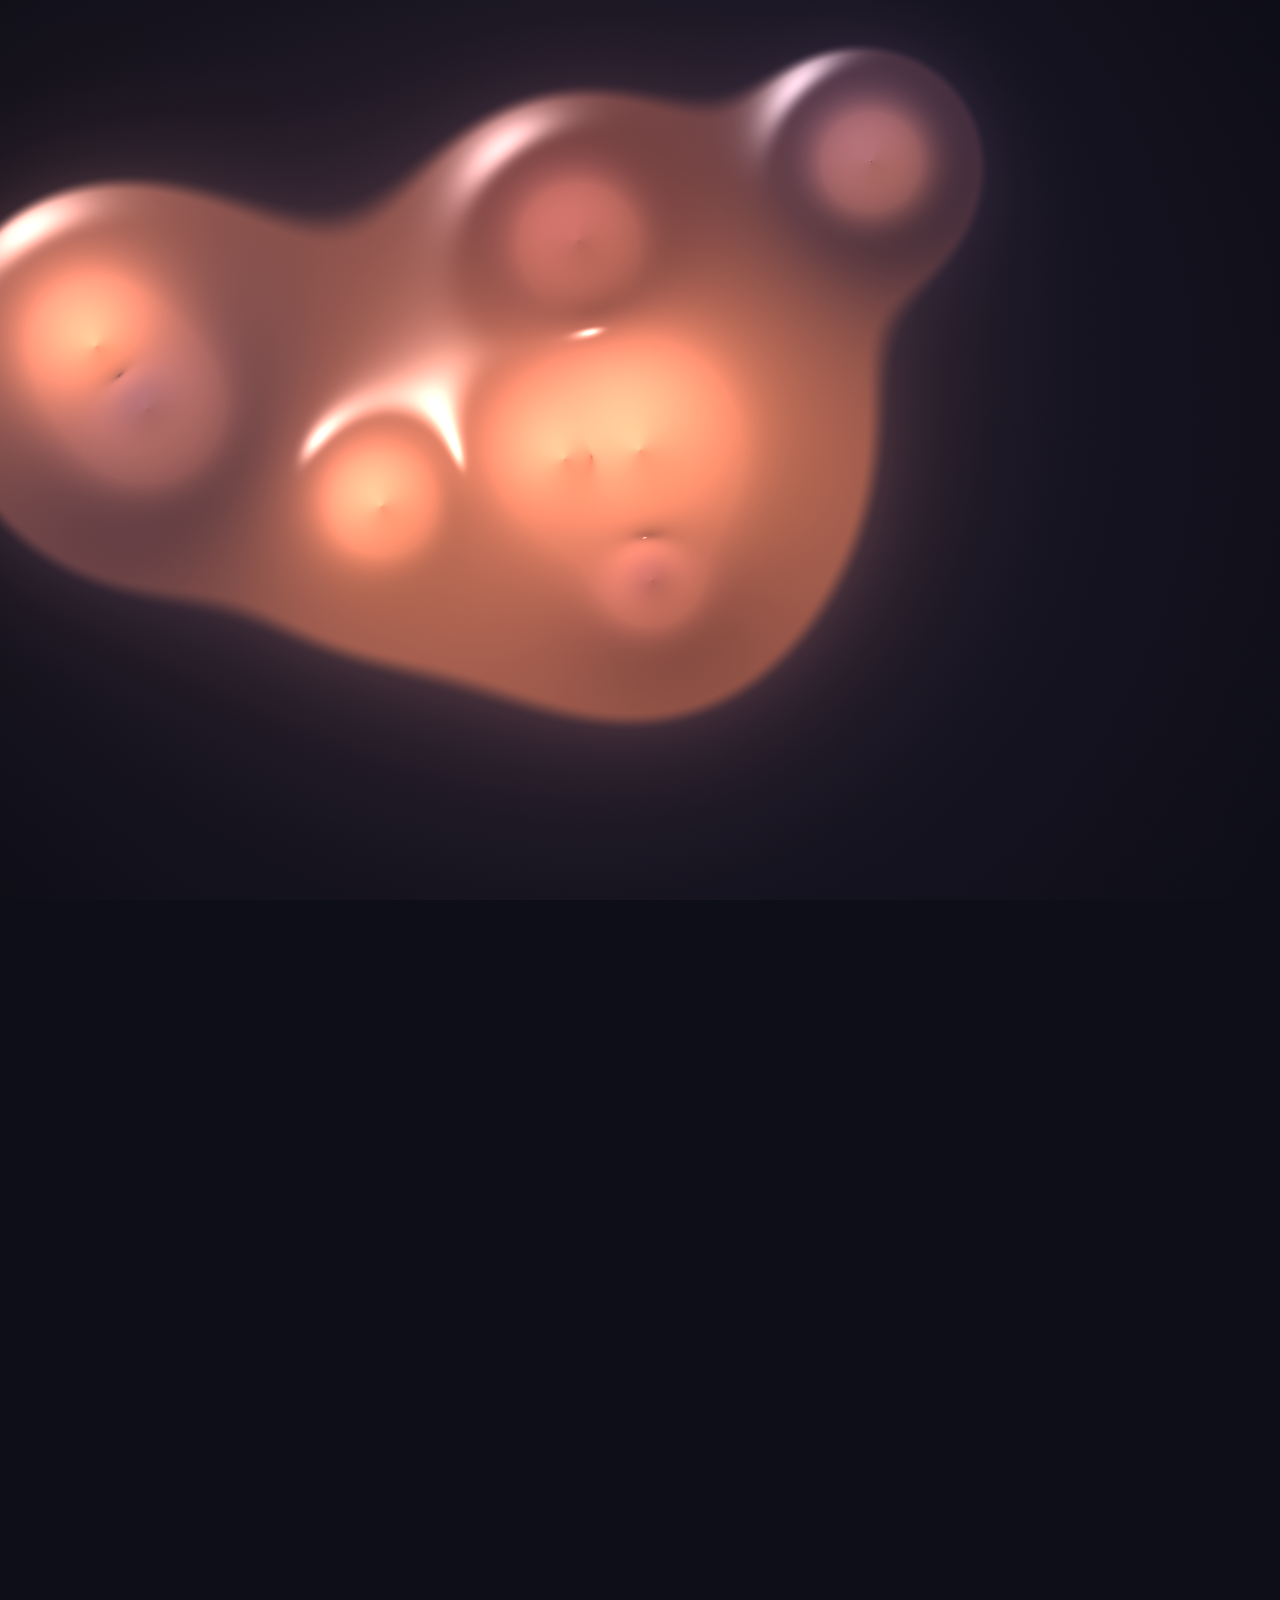
<file: site/demo/scenes/orbes.html>
<!doctype html><meta charset="utf-8"><title>Aura demo</title><meta name="viewport" content="width=device-width,initial-scale=1">
<!-- Orbes: metaballs luminosas tipo lava/vidrio; un orbe grande sigue al cursor y se funde con los demás; el clic lanza un anillo y hace rebotar los orbes; la CPU acelera; la noche oscurece y desatura. -->
<script src="../lib/aura.js"></script>
<script>
const c = Aura.canvas(), N = 8;
const gl = c.getContext('webgl', { antialias: false, alpha: false, powerPreference: 'high-performance' });
const sc = () => Math.min(1, 1.25 / Aura.s.dpr);                      // resolución interna reducida en pantallas densas
const fit = () => { c.width = Math.round(innerWidth * Aura.s.dpr * sc()); c.height = Math.round(innerHeight * Aura.s.dpr * sc()); };
fit(); addEventListener('resize', fit);                               // se registra después del de Aura y lo sobrescribe
const vs = 'attribute vec2 a;void main(){gl_Position=vec4(a,0.,1.);}';
const fs = `precision highp float;
uniform vec2 R; uniform vec3 O[${N}]; uniform vec3 C[4]; uniform vec3 K; uniform vec3 Q; uniform float T, NI, EN;
// O: xy posición (alto=1), z radio. K: centro del anillo + edad. Q: x=intensidad del clic
vec3 pc(int i){ if(i==${N - 1}) return C[1]; int m=i-3*(i/3); return m==0?C[1]:(m==1?C[2]:C[3]); }
void main(){
  float asp=R.x/R.y; vec2 p=vec2(gl_FragCoord.x/R.x*asp,1.-gl_FragCoord.y/R.y);
  float f=0.; vec2 g=vec2(0.); vec3 cs=vec3(0.);
  for(int i=0;i<${N};i++){
    vec2 d=p-O[i].xy; float r2=O[i].z*O[i].z, q=dot(d,d)+1e-4, w=r2/q;
    f+=w; g+=-2.*w*d/q; cs+=w*pc(i);
  }
  vec3 base=C[0], tint=cs/max(f,1e-3);
  // fondo: degradado suave y halo exterior del campo
  float vg=length(p-vec2(asp*.5,.5))/asp;
  vec3 col=base*(1.-.25*vg)+ (C[2]*.5)*smoothstep(1.,0.,vg)*.5;
  float halo=pow(clamp(f,0.,1.5),2.2)*.35; col+=tint*halo;
  float body=smoothstep(.92,1.08,f);
  if(body>0.){
    vec3 n=normalize(vec3(-g*.035,1.));
    vec3 L=normalize(vec3(-.4,-.6,.7));
    float dif=clamp(dot(n,L)*.5+.5,0.,1.);
    float spec=pow(clamp(dot(reflect(-L,n),vec3(0.,0.,1.)),0.,1.),24.);
    float rim=pow(1.-n.z,1.5);                                         // borde tipo vidrio
    float depth=clamp((f-1.)*.35,0.,1.);
    vec3 glass=mix(tint*.55,tint*1.15,dif)+mix(vec3(0.),C[1],.4)*depth*.5;
    glass+=C[1]*rim*.55+mix(tint,vec3(1.),.7)*spec*.9;
    col=mix(col,glass,body);
  }
  // anillo del clic
  float age=K.z; if(age<2.){
    float rr=age*.9, dd=abs(length(p-K.xy)-rr), fade=exp(-age*1.8);
    col+=mix(C[1],vec3(1.),.35)*(exp(-dd*dd*900.)*.9+exp(-dd*dd*60.)*.18)*fade;
  }
  // energía de CPU: brillo leve
  col*=1.+EN*.15;
  // noche: oscurece y desatura
  float lum=dot(col,vec3(.299,.587,.114));
  col=mix(col,vec3(lum),.55*NI)*(1.-.5*NI);
  col+= (fract(sin(dot(gl_FragCoord.xy,vec2(12.9898,78.233)))*43758.5453)-.5)/255.;   // dither anti-banding
  gl_FragColor=vec4(col,1.);
}`;
const sh = (t, s) => { const o = gl.createShader(t); gl.shaderSource(o, s); gl.compileShader(o); if (!gl.getShaderParameter(o, gl.COMPILE_STATUS)) console.error(gl.getShaderInfoLog(o)); return o; };
const pr = gl.createProgram(); gl.attachShader(pr, sh(gl.VERTEX_SHADER, vs)); gl.attachShader(pr, sh(gl.FRAGMENT_SHADER, fs)); gl.linkProgram(pr); gl.useProgram(pr);
gl.bindBuffer(gl.ARRAY_BUFFER, gl.createBuffer()); gl.bufferData(gl.ARRAY_BUFFER, new Float32Array([-1, -1, 3, -1, -1, 3]), gl.STATIC_DRAW);
const al = gl.getAttribLocation(pr, 'a'); gl.enableVertexAttribArray(al); gl.vertexAttribPointer(al, 2, gl.FLOAT, false, 0, 0);
const U = n => gl.getUniformLocation(pr, n), uR = U('R'), uO = U('O[0]'), uC = U('C[0]'), uK = U('K'), uT = U('T'), uN = U('NI'), uE = U('EN');
const pal = [0, 1, 2, 3].flatMap(i => Aura.rgb(i).map(v => v / 255));
// el color de acento domina; el fondo se aclara un poco para que el secundario/terciario se vean
gl.uniform3fv(uC, new Float32Array(pal));

// orbes: centro de órbita, amplitudes, frecuencias, fase, radio; más un offset de rebote con muelle
const orbs = Array.from({ length: N - 1 }, (_, i) => ({
  cx: .12 + Math.random() * .76, cy: .15 + Math.random() * .7, ax: .08 + Math.random() * .16, ay: .06 + Math.random() * .14,
  fx: .05 + Math.random() * .08, fy: .05 + Math.random() * .08, ph: Math.random() * 6.283, r: .075 + Math.random() * .06,
  ox: 0, oy: 0, vx: 0, vy: 0, ps: 0 }));
const buf = new Float32Array(N * 3); let ring = [.5, .5, 9], pulse = 0, cr = .21, cursorR = .21, ph = 0;
Aura.onFrame((dt, s) => {
  const W = c.width, H = c.height, asp = W / H, en = .4 + s.cpu * 2.2;
  ph += dt * en;                                                       // fase propia: la CPU acelera sin saltos
  const mx = s.sx * asp, my = s.sy;
  if (s.clicked) { ring = [mx, my, 0]; pulse = 1;
    for (const o of orbs) { const dx = o.cx + o.ax * Math.cos(ph * o.fx * 6.283 + o.ph) + o.ox - mx, dy = o.cy + o.ay * Math.sin(ph * o.fy * 6.283) + o.oy - my, d = Math.hypot(dx, dy) + .05;
      o.vx += dx / d * (.9 + .5 * s.cpu) / (.4 + d); o.vy += dy / d * (.9 + .5 * s.cpu) / (.4 + d); o.ps = 1; } }
  ring[2] += dt; pulse *= Math.exp(-dt * 3);
  for (let i = 0; i < orbs.length; i++) { const o = orbs[i];
    o.vx += -o.ox * 18 * dt; o.vy += -o.oy * 18 * dt; o.vx *= Math.exp(-dt * 2.2); o.vy *= Math.exp(-dt * 2.2); o.ox += o.vx * dt; o.oy += o.vy * dt; o.ps *= Math.exp(-dt * 3);
    const x = o.cx * asp / 1 * 1 + o.ax * asp * Math.cos(ph * o.fx * 6.283 + o.ph) + o.ox * 1, y = o.cy + o.ay * Math.sin(ph * o.fy * 6.283 + o.ph * 1.7) + o.oy;
    const rr = o.r * (1 + .08 * Math.sin(ph * 1.3 + i) + .25 * o.ps);
    buf[i * 3] = Math.min(asp, Math.max(0, x)) ; buf[i * 3 + 1] = Math.min(1, Math.max(0, y)); buf[i * 3 + 2] = rr; }
  cursorR += ((s.down ? .27 : .2) + .03 * pulse + .02 * s.cpu - cursorR) * (1 - Math.exp(-dt * 8));
  buf[(N - 1) * 3] = mx; buf[(N - 1) * 3 + 1] = my; buf[(N - 1) * 3 + 2] = cursorR;
  gl.viewport(0, 0, W, H);
  gl.uniform2f(uR, W, H); gl.uniform3fv(uO, buf); gl.uniform3f(uK, ring[0], ring[1], ring[2]);
  gl.uniform1f(uT, s.t); gl.uniform1f(uN, s.night); gl.uniform1f(uE, s.cpu);
  gl.drawArrays(gl.TRIANGLES, 0, 3);
});
</script>
</file>
<file: site/css/style.css>
:root{--ink:#0e0e18;--night:#1d1b3a;--plum:#3a1b2a;--ember:#d97757;--text:#ecebf3;--mut:#a9a7bd;--line:#ffffff1f;--r:16px}
*{box-sizing:border-box}
html{scroll-behavior:smooth;scroll-padding-top:70px}
@media(prefers-reduced-motion:reduce){html{scroll-behavior:auto}*{animation:none!important;transition:none!important}}
body{margin:0;background:radial-gradient(1200px 700px at 80% -10%,var(--night),transparent 60%),radial-gradient(900px 600px at 0 30%,var(--plum),transparent 55%),var(--ink);color:var(--text);font:17px/1.6 system-ui,-apple-system,"Segoe UI Variable","Segoe UI",Roboto,"Helvetica Neue",sans-serif;-webkit-font-smoothing:antialiased}
a{color:var(--ember)}
:focus-visible{outline:3px solid #f2a182;outline-offset:3px;border-radius:6px}
.skip{position:absolute;left:-999px;top:8px;background:var(--ember);color:#150a05;padding:8px 14px;border-radius:8px;z-index:20}
.skip:focus{left:8px}
.top{position:sticky;top:0;z-index:10;display:flex;align-items:center;gap:20px;padding:10px 20px;background:#0e0e18d9;backdrop-filter:blur(10px);border-bottom:1px solid var(--line)}
.brand{display:flex;align-items:center;gap:10px;font-weight:700;font-size:1.15rem;color:var(--text);text-decoration:none}
nav{display:flex;gap:18px;margin-left:auto;flex-wrap:wrap}
nav a{color:var(--mut);text-decoration:none;font-size:.95rem}nav a:hover{color:var(--text)}
.lang{display:flex;border:1px solid var(--line);border-radius:999px;overflow:hidden}
.lang button{background:none;border:0;color:var(--mut);padding:6px 12px;font:inherit;font-size:.85rem;cursor:pointer}
.lang button[aria-pressed=true]{background:var(--ember);color:#150a05;font-weight:700}
main>section{max-width:1040px;margin:0 auto;padding:72px 20px 0}
.hero{text-align:center;padding-top:80px!important}
.eyebrow{color:var(--ember);font-weight:600;letter-spacing:.08em;text-transform:uppercase;font-size:.85rem;margin:0}
h1{font-size:clamp(2.6rem,8vw,5rem);line-height:1.05;margin:.3em 0;letter-spacing:-.03em}
h1 em{font-style:normal;background:linear-gradient(90deg,#f2a182,var(--ember),#c25a8a);-webkit-background-clip:text;background-clip:text;color:transparent}
h2{font-size:clamp(1.7rem,4vw,2.4rem);margin:0 0 .4em;letter-spacing:-.02em}
h3{margin:.1em 0 .3em;font-size:1.1rem}
.lead{max-width:640px;margin:0 auto 28px;color:var(--mut);font-size:1.2rem}
.sub{color:var(--mut);max-width:680px}
.btn{display:inline-flex;align-items:center;gap:12px;background:var(--ember);color:#150a05;font-weight:700;text-decoration:none;padding:16px 30px;border-radius:999px;font-size:1.15rem;box-shadow:0 8px 30px #d977574d;transition:transform .15s,box-shadow .15s}
.btn:hover{transform:translateY(-2px);box-shadow:0 12px 36px #d9775773}
.btn.ghost{background:none;color:var(--text);border:1px solid var(--line);box-shadow:none}
.cta{margin:10px 0}.cta.row{display:flex;gap:14px;flex-wrap:wrap}
.meta{color:var(--mut);font-size:.9rem;min-height:1.4em;margin:12px 0 0}
.chips{list-style:none;display:flex;flex-wrap:wrap;gap:10px;justify-content:center;padding:0;margin:24px 0 0}
.chips li{border:1px solid var(--line);border-radius:999px;padding:5px 14px;font-size:.88rem;color:var(--mut)}
.tabs{display:flex;gap:8px;flex-wrap:wrap;margin-bottom:12px}
.tabs button{background:#ffffff0d;border:1px solid var(--line);color:var(--text);padding:8px 16px;border-radius:999px;font:inherit;font-size:.92rem;cursor:pointer}
.tabs button[aria-selected=true]{background:var(--ember);color:#150a05;border-color:var(--ember);font-weight:700}
.stage{position:relative;aspect-ratio:16/9;border-radius:var(--r);overflow:hidden;border:1px solid var(--line);background:var(--ink);box-shadow:0 20px 60px #0008}
.stage iframe{position:absolute;inset:0;width:100%;height:100%;border:0;display:block}
.play{position:absolute;inset:0;width:100%;background:#0e0e18b3;color:var(--text);border:0;font:inherit;font-weight:600;font-size:1.1rem;cursor:pointer}
.play[hidden]{display:none}
.scene-desc{color:var(--mut);font-size:.95rem;margin:10px 2px}
.grid{display:grid;grid-template-columns:repeat(auto-fit,minmax(280px,1fr));gap:16px;margin-top:24px}
.grid.two{grid-template-columns:repeat(auto-fit,minmax(320px,1fr))}
article{background:#ffffff08;border:1px solid var(--line);border-radius:var(--r);padding:20px 22px}
article p{margin:0;color:var(--mut);font-size:.98rem}
.steps{list-style:none;counter-reset:s;padding:0;display:grid;gap:16px;margin-top:24px}
.steps li{counter-increment:s;position:relative;background:#ffffff08;border:1px solid var(--line);border-radius:var(--r);padding:20px 22px 20px 74px}
.steps li::before{content:counter(s);position:absolute;left:20px;top:18px;width:38px;height:38px;border-radius:50%;background:var(--ember);color:#150a05;font-weight:800;display:grid;place-items:center}
.steps p{margin:.4em 0;color:var(--mut)}.steps strong{color:var(--text)}
.note{font-size:.92rem}
details{border-bottom:1px solid var(--line);padding:14px 0}
summary{cursor:pointer;font-weight:600}
details p{color:var(--mut);margin:.6em 0 0}
footer{max-width:1040px;margin:80px auto 0;padding:28px 20px 40px;border-top:1px solid var(--line);color:var(--mut);font-size:.92rem}
footer p{margin:0}
@media(max-width:720px){nav{display:none}.lang{margin-left:auto}.top{padding:10px 16px}main>section{padding-top:56px}.steps li{padding-left:64px}.btn{font-size:1.05rem;padding:15px 24px}}
</file>
